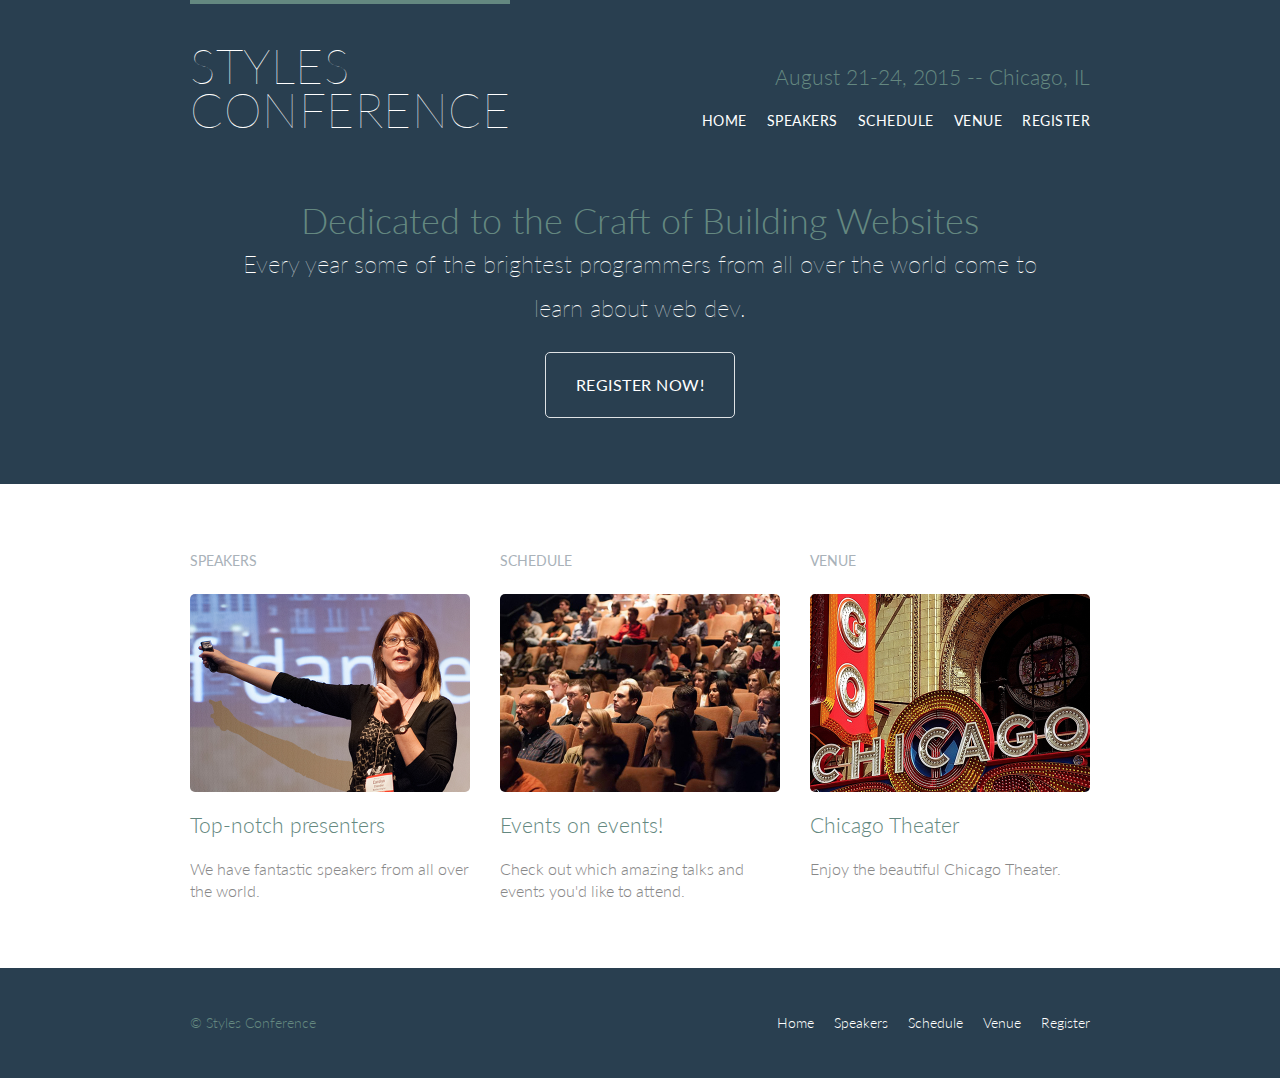
<file: index.html>
<html lang="en">

	<head>
		<meta charset="utf-8">
		<title>Styles Conference</title>
		<link rel="stylesheet" href="assets/css/main.css">
		<link rel="stylesheet" href="http://fonts.googleapis.com/css?family=Lato:100,300,400">
	</head>

	<body> 
		<header class="primary-header container group">
			<h1 class="logo">
				<a href="index.html">Styles <br> Conference</a>
			</h1>
			<h3 class="tagline">August 21-24, 2015 -- Chicago, IL<h3>

			<nav class="nav primary-nav">
				<ul>
					<li><a href="index.html">Home</a></li><!--
					--><li><a href="speakers.html">Speakers</a></li><!--
					--><li><a href="schedule.html">Schedule</a></li><!--
					--><li><a href="venue.html">Venue</a></li><!--
					--><li><a href="register.html">Register</a></li>
				</ul>
			</nav>
		</header>

		<section class="hero container">
			<h2>Dedicated to the Craft of Building Websites</h2>
			<p>Every year some of the brightest programmers from all over the world come to learn about web dev.</p>
			<a class="btn btn-alt" href="register.html">Register Now!</a>
		</section>

		<section class="row">
			<div class="grid">

				<!-- Speakers -->

				<section class="teaser col-1-3">
					<h5>Speakers</h5>
					<a href="speakers.html">
						<img src="assets/images/home/speakers.jpg" alt="Professional Speaker">
						<h3>Top-notch presenters</h3>
					</a>
					<p>We have fantastic speakers from all over the world.</p>
				</section><!--

				Schedule

				--><section class="teaser col-1-3">
					<h5>Schedule</h5>
					<a href="schedule.html">
						<img src="assets/images/home/schedule.jpg" alt="This is a schedule">
						<h3>Events on events!</h3>
					</a>
					<p>Check out which amazing talks and events you'd like to attend.</p>
				</section><!--

				Venue

				--><section class="teaser col-1-3">
					<h5>Venue</h5>
					<a href="venue.html">
						<img src="assets/images/home/venue.jpg" alt="This is a venue">
						<h3>Chicago Theater</h3>
					</a>
					<p>Enjoy the beautiful Chicago Theater.</p>
				</section>

			</div>
		</section>

		<footer class="primary-footer container group">
			<small>&copy; Styles Conference</small>
			<nav class="nav">
				<ul>
					<li><a href="index.html">Home</a></li><!--
					--><li><a href="speakers.html">Speakers</a></li><!--
					--><li><a href="schedule.html">Schedule</a></li><!--
					--><li><a href="venue.html">Venue</a></li><!--
					--><li><a href="register.html">Register</a></li>
				</ul>
			</nav>
		</footer>

	</body>

</html>
</file>
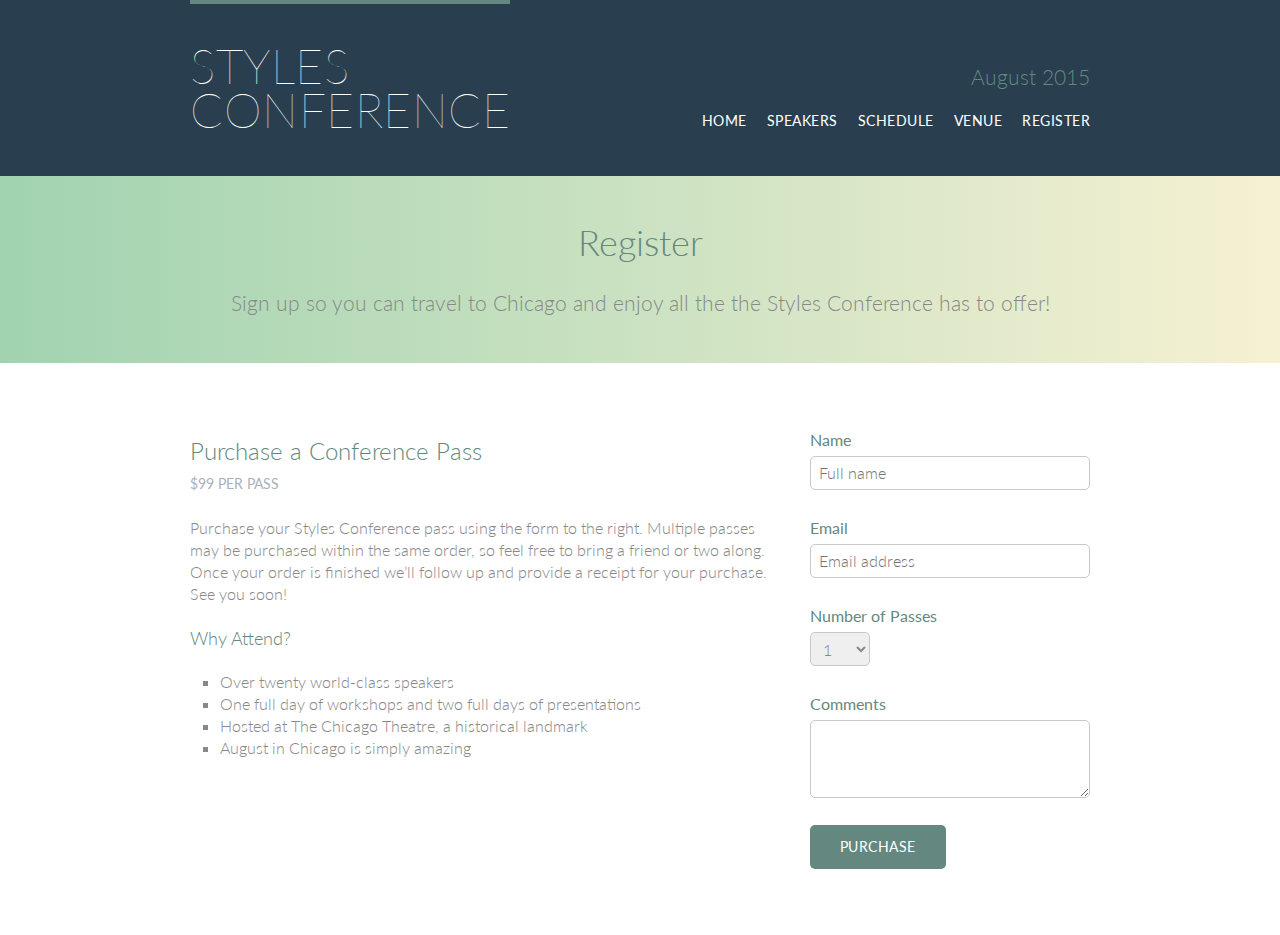
<file: register.html>
<html lang="en">

	<head>
		<meta charset="utf-8">
		<title>Register</title>
		<link rel="stylesheet" href="assets/css/main.css">
		<link rel="stylesheet" href="http://fonts.googleapis.com/css?family=Lato:100,300,400">
	</head>

	<body>
		<header class="primary-header container group">
			<h1 class="logo">
				<a href="index.html">Styles <br> Conference</a>
			</h1>
			<h3 class="tagline">August 2015<h3>

			<nav class="nav primary-nav">
				<ul>
					<li><a href="index.html">Home</a></li><!--
					--><li><a href="speakers.html">Speakers</a></li><!--
					--><li><a href="schedule.html">Schedule</a></li><!--
					--><li><a href="venue.html">Venue</a></li><!--
					--><li><a href="register.html">Register</a></li>
				</ul>
			</nav>
		</header>

		<section class="row-alt">
      
      <div class="lead container">
        <h1>Register</h1>
       	<p>Sign up so you can travel to Chicago and enjoy all the the Styles Conference has to offer!</p>
      </div>

    </section>

		<section class="row">
			<div class="grid">
				
				<section class="col-2-3">

					<h2>Purchase a Conference Pass</h2>
					  <h5>$99 per Pass</h5>

					  <p>Purchase your Styles Conference pass using the form to the right. Multiple passes may be purchased within the same order, so feel free to bring a friend or two along. Once your order is finished we&#8217;ll follow up and provide a receipt for your purchase. See you soon!</p>

					  <h4>Why Attend?</h4>

					  <ul class="why-attend">
					  <li>Over twenty world-class speakers</li>
					    <li>One full day of workshops and two full days of presentations</li>
					    <li>Hosted at The Chicago Theatre, a historical landmark</li>
					    <li>August in Chicago is simply amazing</li>
					  </ul>

    		</section><!--

    		--><form class="col-1-3" action="#" method="post">

    			<fieldset class="register-group">

  			  	<label>
  			      Name
  			      <input type="text" name="name" placeholder="Full name" required>
  			    </label>

  			    <label>
  			      Email
  			      <input type="email" name="email" placeholder="Email address" required>
  			    </label>

  			    <label>
  			      Number of Passes
  			      <select name="quantity" required>
  			        <option value="1" selected>1</option>
  			        <option value="2">2</option>
  			        <option value="3">3</option>
  			        <option value="4">4</option>
  			        <option value="5">5</option>
  			      </select>
  			    </label>

  			    <label>
  			      Comments
  			      <textarea name="comments"></textarea>
  			    </label>

    			</fieldset>

    			<input class="btn btn-default" type="submit" name="submit" value="Purchase">

    		</form>

			</div>
		</section>

		<footer class="container">

		</footer>

	</body>

</html>
</file>
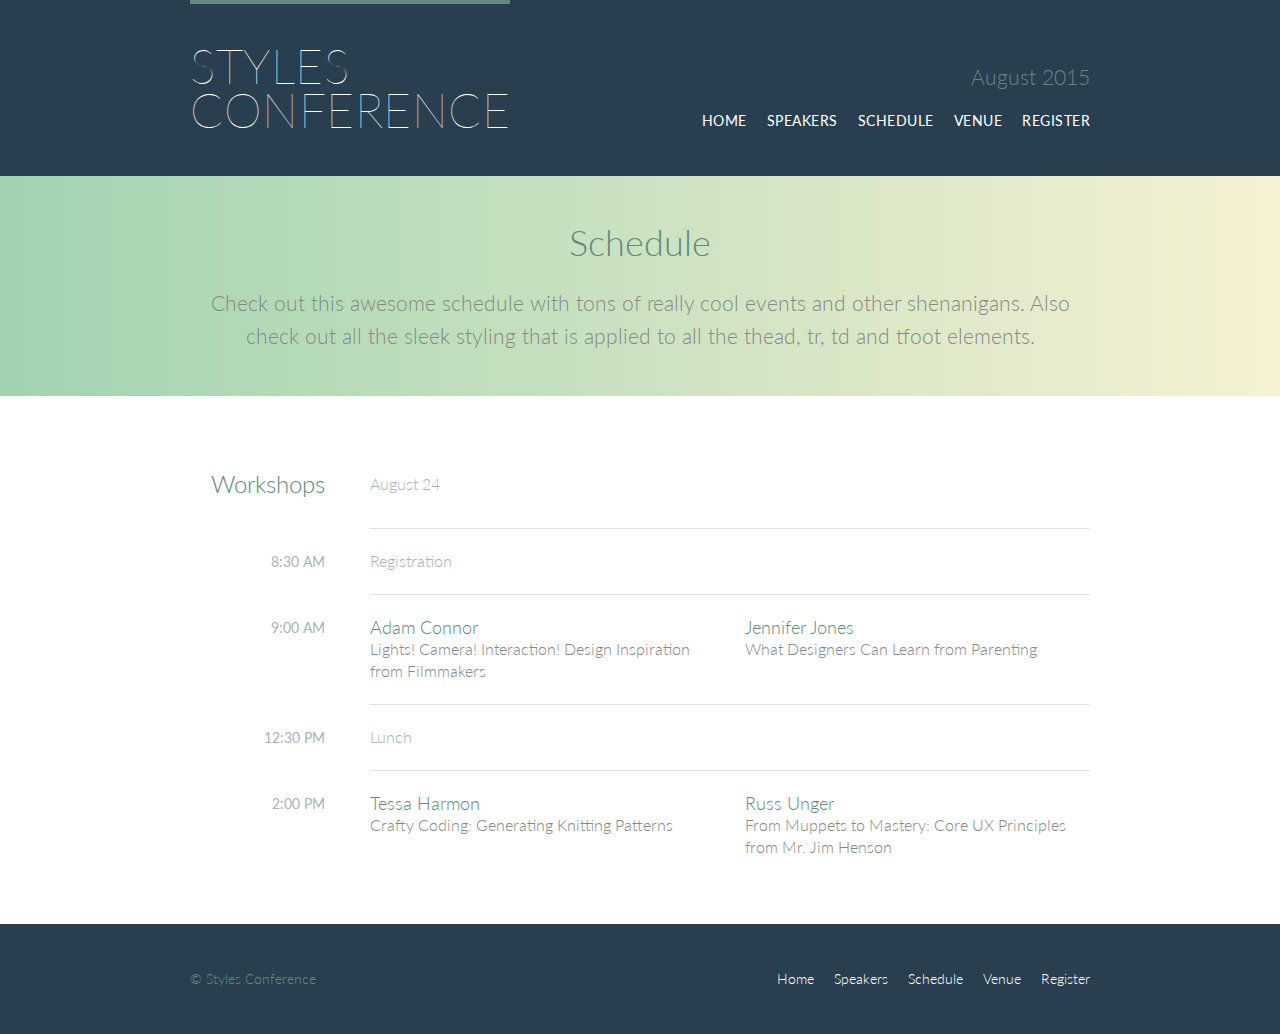
<file: schedule.html>
<html lang="en">

	<head>
		<meta charset="utf-8">
		<title>Schedule</title>
		<link rel="stylesheet" href="assets/css/main.css">
		<link rel="stylesheet" href="http://fonts.googleapis.com/css?family=Lato:100,300,400">
	</head>

	<body>
		<header class="primary-header container group">
			<h1 class="logo">
				<a href="index.html">Styles <br> Conference</a>
			</h1>
			<h3 class="tagline">August 2015<h3>

			<nav class="nav primary-nav">
				<ul>
					<li><a href="index.html">Home</a></li><!--
					--><li><a href="speakers.html">Speakers</a></li><!--
					--><li><a href="schedule.html">Schedule</a></li><!--
					--><li><a href="venue.html">Venue</a></li><!--
					--><li><a href="register.html">Register</a></li>
				</ul>
			</nav>
		</header>

    <section class="row-alt">
      <div class="lead container">

        <h1>Schedule</h1>

        <p>Check out this awesome schedule with tons of really cool events and other shenanigans. Also check out all the sleek styling that is applied to all the thead, tr, td and tfoot elements.</p>

      </div>
    </section>

    <section class="row">
    	<div class="container">

    		<table>
    			<thead>
    				<tr>
    					<th scope="row">
    						Workshops
    					</th>
    					<td class="schedule-offset" colspan="2">
    						August 24
    					</td>
    				</tr>
    			</thead>

    			<tbody>
    				<tr>
				      <th scope="row">
				        <time datetime="08:30:00">8:30 AM</time>
				      </th>
				      <td class="schedule-offset" colspan="2">
				        Registration
				      </td>
				    </tr>
				    <tr>
				      <th scope="row">
				        <time datetime="09:00:00">9:00 AM</time>
				      </th>
				      <td>
				        <a href="speakers.html#adam-connor">
				          <h4>Adam Connor</h4>
				          Lights! Camera! Interaction! Design Inspiration from Filmmakers
				        </a>
				      </td>
				      <td>
				        <a href="speakers.html#jennifer-jones">
				          <h4>Jennifer Jones</h4>
				          What Designers Can Learn from Parenting
				        </a>
				      </td>
				    </tr>
				    <tr>
				      <th scope="row">
				        <time datetime="12:30:00">12:30 PM</time>
				      </th>
				      <td class="schedule-offset" colspan="2">
				        Lunch
				      </td>
				    </tr>
				    <tr>
				      <th scope="row">
				        <time datetime="14:00">2:00 PM</time>
				      </th>
				      <td>
				        <a href="speakers.html#tessa-harmon">
				          <h4>Tessa Harmon</h4>
				          Crafty Coding: Generating Knitting Patterns
				        </a>
				      </td>
				      <td>
				        <a href="speakers.html#russ-unger">
				          <h4>Russ Unger</h4>
				          From Muppets to Mastery: Core UX Principles from Mr. Jim Henson
				        </a>
				      </td>
				    </tr>
    			</tbody>
    		</table>

    	</div>
    </section>

		<footer class="primary-footer container group">
			<small>&copy; Styles Conference</small>
			<nav class="nav">
				<ul>
					<li><a href="index.html">Home</a></li><!--
					--><li><a href="speakers.html">Speakers</a></li><!--
					--><li><a href="schedule.html">Schedule</a></li><!--
					--><li><a href="venue.html">Venue</a></li><!--
					--><li><a href="register.html">Register</a></li>
				</ul>
			</nav>
		</footer>

	</body>

</html>
</file>
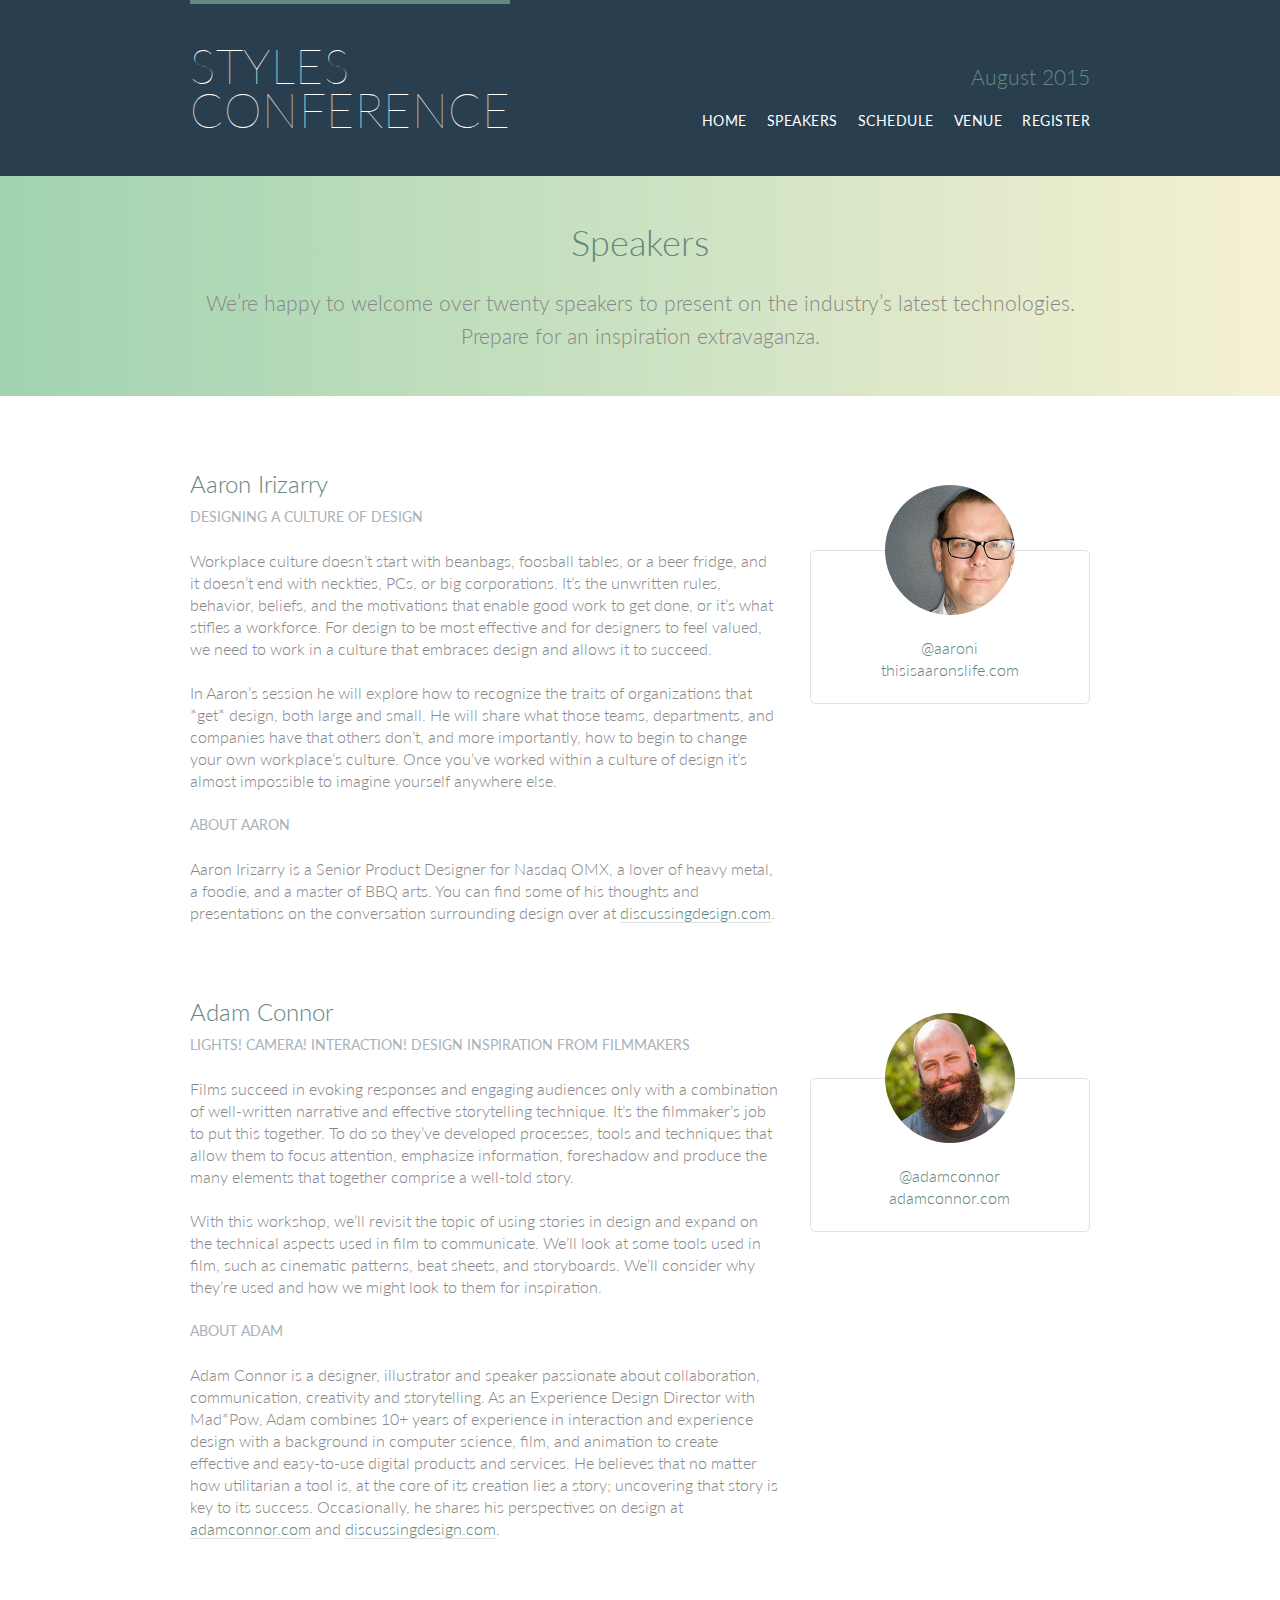
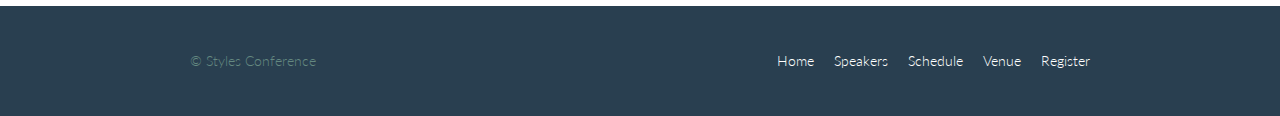
<file: speakers.html>
<html lang="en">

	<head>
		<meta charset="utf-8">
		<title>Speakers</title>
		<link rel="stylesheet" href="assets/css/main.css">
		<link rel="stylesheet" href="http://fonts.googleapis.com/css?family=Lato:100,300,400">
	</head>

	<body>
		<header class="primary-header container group">
			<h1 class="logo">
				<a href="index.html">Styles <br> Conference</a>
			</h1>
			<h3 class="tagline">August 2015<h3>

			<nav class="nav primary-nav">
				<ul>
					<li><a href="index.html">Home</a></li><!--
					--><li><a href="speakers.html">Speakers</a></li><!--
					--><li><a href="schedule.html">Schedule</a></li><!--
					--><li><a href="venue.html">Venue</a></li><!--
					--><li><a href="register.html">Register</a></li>
				</ul>
			</nav>
		</header>

    <section class="row-alt">
      <div class="lead container">

        <h1>Speakers</h1>

        <p>We&#8217;re happy to welcome over twenty speakers to present on the industry&#8217;s latest technologies. Prepare for an inspiration extravaganza.</p>

      </div>
    </section>

		<section class="row">
			<div class="grid">

				<section class="speaker" id="aaron-irizarry">

          <div class="col-2-3">

            <h2>Aaron Irizarry</h2>
            <h5>Designing a Culture of Design</h5>

            <p>Workplace culture doesn&#8217;t start with beanbags, foosball tables, or a beer fridge, and it doesn&#8217;t end with neckties, PCs, or big corporations. It&#8217;s the unwritten rules, behavior, beliefs, and the motivations that enable good work to get done, or it&#8217;s what stifles a workforce. For design to be most effective and for designers to feel valued, we need to work in a culture that embraces design and allows it to succeed.</p>

            <p>In Aaron&#8217;s session he will explore how to recognize the traits of organizations that *get* design, both large and small. He will share what those teams, departments, and companies have that others don&#8217;t, and more importantly, how to begin to change your own workplace&#8217;s culture. Once you&#8217;ve worked within a culture of design it&#8217;s almost impossible to imagine yourself anywhere else.</p>

            <h5>About Aaron</h5>

            <p>Aaron Irizarry is a Senior Product Designer for Nasdaq OMX, a lover of heavy metal, a foodie, and a master of BBQ arts. You can find some of his thoughts and presentations on the conversation surrounding design over at <a href="http://www.discussingdesign.com/">discussingdesign.com</a>.</p>

          </div><!--

          --><aside class="col-1-3">
            <div class="speaker-info">

            	<img src="assets/images/speakers/aaron-irizarry.jpg" alt="Aaron Irizarry">

              <ul>
                <li><a href="https://twitter.com/aaroni">@aaroni</a></li>
                <li><a href="http://www.thisisaaronslife.com/">thisisaaronslife.com</a></li>
              </ul>

            </div>
          </aside>

        </section>

        <section id="adam-connor">

          <div class="col-2-3">

            <h2>Adam Connor</h2>
            <h5>Lights! Camera! Interaction! Design Inspiration from Filmmakers</h5>

            <p>Films succeed in evoking responses and engaging audiences only with a combination of well-written narrative and effective storytelling technique. It&#8217;s the filmmaker&#8217;s job to put this together. To do so they&#8217;ve developed processes, tools and techniques that allow them to focus attention, emphasize information, foreshadow and produce the many elements that together comprise a well-told story.</p>

            <p>With this workshop, we&#8217;ll revisit the topic of using stories in design and expand on the technical aspects used in film to communicate. We&#8217;ll look at some tools used in film, such as cinematic patterns, beat sheets, and storyboards. We&#8217;ll consider why they&#8217;re used and how we might look to them for inspiration.</p>

            <h5>About Adam</h5>

            <p>Adam Connor is a designer, illustrator and speaker passionate about collaboration, communication, creativity and storytelling. As an Experience Design Director with Mad*Pow, Adam combines 10+ years of experience in interaction and experience design with a background in computer science, film, and animation to create effective and easy-to-use digital products and services. He believes that no matter how utilitarian a tool is, at the core of its creation lies a story; uncovering that story is key to its success. Occasionally, he shares his perspectives on design at <a href="http://adamconnor.com/">adamconnor.com</a> and <a href="http://www.discussingdesign.com/">discussingdesign.com</a>.</p>

          </div><!--

          --><aside class="col-1-3">
            <div class="speaker-info">

            	<img src="assets/images/speakers/adam-connor.jpg" alt="Adam Connor">

              <ul>
                <li><a href="https://twitter.com/adamconnor">@adamconnor</a></li>
                <li><a href="http://adamconnor.com/">adamconnor.com</a></li>
              </ul>

            </div>
          </aside>

        </section>

			</div>
		</section>

		<footer class="primary-footer container group">
			<small>&copy; Styles Conference</small>
			<nav class="nav">
				<ul>
					<li><a href="index.html">Home</a></li><!--
					--><li><a href="speakers.html">Speakers</a></li><!--
					--><li><a href="schedule.html">Schedule</a></li><!--
					--><li><a href="venue.html">Venue</a></li><!--
					--><li><a href="register.html">Register</a></li>
				</ul>
			</nav>
		</footer>

	</body>

</html>
</file>
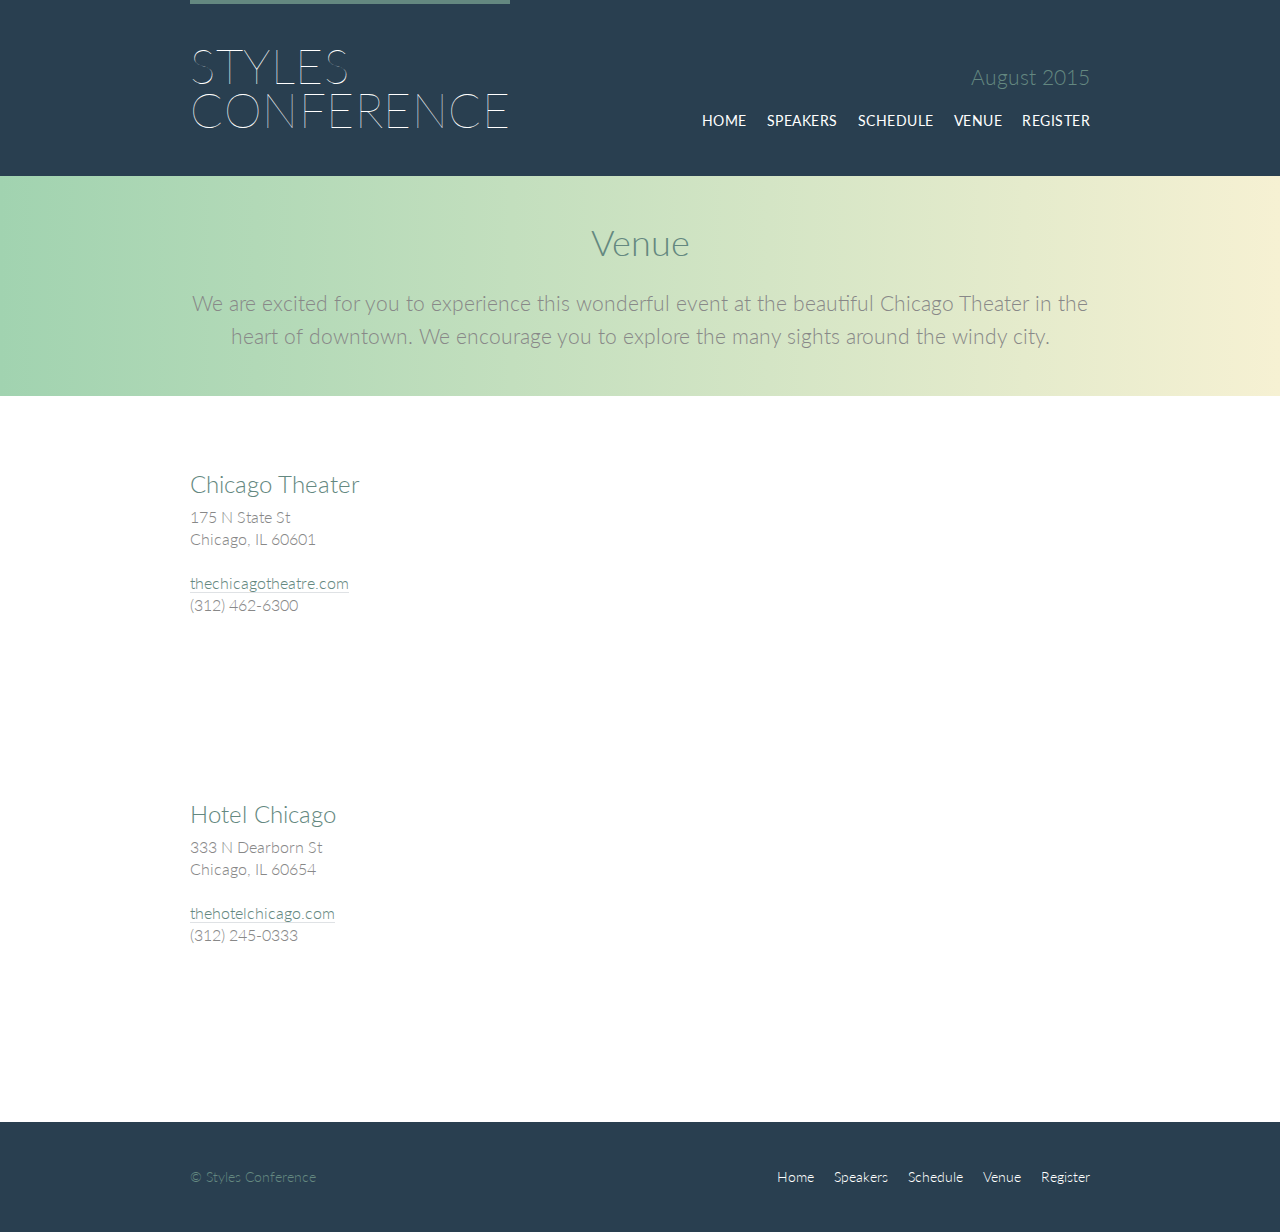
<file: venue.html>
<html lang="en">

	<head>
		<meta charset="utf-8">
		<title>Venue</title>
		<link rel="stylesheet" href="assets/css/main.css">
		<link rel="stylesheet" href="http://fonts.googleapis.com/css?family=Lato:100,300,400">
	</head>

	<body>
		<header class="primary-header container group">
			<h1 class="logo">
				<a href="index.html">Styles <br> Conference</a>
			</h1>
			<h3 class="tagline">August 2015<h3>

			<nav class="nav primary-nav">
				<ul>
					<li><a href="index.html">Home</a></li><!--
					--><li><a href="speakers.html">Speakers</a></li><!--
					--><li><a href="schedule.html">Schedule</a></li><!--
					--><li><a href="venue.html">Venue</a></li><!--
					--><li><a href="register.html">Register</a></li>
				</ul>
			</nav>
		</header>

    <section class="row-alt">
      <div class="lead container">

        <h1>Venue</h1>

        <p>We are excited for you to experience this wonderful event at the beautiful Chicago Theater in the heart of downtown. We encourage you to explore the many sights around the windy city.</p>

      </div>
    </section>

		<section class="row">
			<div class="grid">

				<section class="venue-theater">

					<div class="col-1-3">
						<h2>Chicago Theater</h2>
						<p>175 N State St <br> Chicago, IL 60601</p>
						<p><a href="http://www.thechicagotheatre.com/">thechicagotheatre.com</a> <br> (312) 462-6300</p>
					</div><!--

					--><iframe class="venue-map col-2-3" src="https://www.google.com/maps/embed?pb=!1m5!3m3!1m2!1s0x880e2ca55810a493%3A0x4700ddf60fcbfad6!2schicago+theatre!5e0!3m2!1sen!2sus!4v1388701393606">
					</iframe>

				</section>
				
				<section class="venue-hotel">

					<div class="col-1-3">
						<h2>Hotel Chicago</h2>
						<p>333 N Dearborn St <br> Chicago, IL 60654</p>
						<p><a href="http://www.thehotelchicago.com/">thehotelchicago.com</a> <br> (312) 245-0333</p>
					</div><!--

					--><iframe class="venue-map col-2-3" src="https://www.google.com/maps/embed?pb=!1m18!1m12!1m3!1d23762.386738320678!2d-87.6240758!3d41.8864405!2m3!1f0!2f0!3f0!3m2!1i1024!2i768!4f13.1!3m3!1m2!1s0x880e2cb1da049173%3A0xa5c91d255a775f0b!2sHotel+Chicago!5e0!3m2!1sen!2sus!4v1439851711965">
					</iframe>

				</section>

			</div>
		</section>

		<footer class="primary-footer container group">
			<small>&copy; Styles Conference</small>
			<nav class="nav">
				<ul>
					<li><a href="index.html">Home</a></li><!--
					--><li><a href="speakers.html">Speakers</a></li><!--
					--><li><a href="schedule.html">Schedule</a></li><!--
					--><li><a href="venue.html">Venue</a></li><!--
					--><li><a href="register.html">Register</a></li>
				</ul>
			</nav>
		</footer>

	</body>

</html>
</file>
<file: assets/css/main.css>
/* http://meyerweb.com/eric/tools/css/reset/ 
   v2.0 | 20110126
   License: none (public domain)
*/

html, body, div, span, applet, object, iframe,
h1, h2, h3, h4, h5, h6, p, blockquote, pre,
a, abbr, acronym, address, big, cite, code,
del, dfn, em, img, ins, kbd, q, s, samp,
small, strike, strong, sub, sup, tt, var,
b, u, i, center,
dl, dt, dd, ol, ul, li,
fieldset, form, label, legend,
table, caption, tbody, tfoot, thead, tr, th, td,
article, aside, canvas, details, embed, 
figure, figcaption, footer, header, hgroup, 
menu, nav, output, ruby, section, summary,
time, mark, audio, video {
	margin: 0;
	padding: 0;
	border: 0;
	font-size: 100%;
	font: inherit;
	vertical-align: baseline;
}
/* HTML5 display-role reset for older browsers */
article, aside, details, figcaption, figure, 
footer, header, hgroup, menu, nav, section {
	display: block;
}
body {
	line-height: 1;
}
ol, ul {
	list-style: none;
}
blockquote, q {
	quotes: none;
}
blockquote:before, blockquote:after,
q:before, q:after {
	content: '';
	content: none;
}
table {
	border-collapse: collapse;
	border-spacing: 0;
}

/* end reset */

body {
	background: #293f50;
	color: #888;
	font: 300 16px/22px "Lato", "Open Sans", "Helvetica Neue", Helvetica, Arial, sans-serif;
}

/* start grid */

*,
*:before,
*:after {
	-webkit-box-sizing: border-box;
	-moz-box-sizing: border-box;
	box-sizing: border-box;
}

.grid,
.container {
	margin: 0 auto;
	width: 960px;
}

.container {
	padding-left: 30px;
	padding-right: 30px;
}

.grid,
.col-1-3,
.col-2-3 {
	padding-left: 15px;
	padding-right: 15px;
}

.col-1-3,
.col-2-3 {
	display: inline-block;
	vertical-align: top;
}

.col-1-3 {
	width: 33.33%;
}

.col-2-3 {
	width: 66.66%;
}

/* end grid */


/* start typography */

h1, h3, h4, h5, p {
	margin-bottom: 22px;
}

h1, h2, h3, h4 {
	color: #648880;
}

h1 {
	font-size: 36px;
	line-height: 44px;
}

h2 {
	font-size: 24px;
	line-height: 44px;
}

h3 {
	font-size: 21px;
}

h4 {
	font-size: 18px;
}

h5 {
	color: #a9b2b9;
	font-size: 14px;
	font-weight: 400;
	text-transform: uppercase;
}

strong {
	font-weight: 400;
}

cite, em {
	font-style: italic;
}

/* end typography */


/* start links */

a {
	color: #648880;
	text-decoration: none;
}

a:hover {
	color: #a9b2b9;
}

p a {
	border-bottom: 1px solid #dfe2e5;
}

.teaser a:hover h3 {
	color: #a9b2b9;
}

.teaser img {
	border-radius: 5px;
	display: block;
	margin-bottom: 22px;
	max-width: 100%;
}

.primary-header a,
.primary-footer a {
	color: #fff;
}

.primary-header a:hover,
.primary-footer a:hover {
	color: #648880;
}

/* end links */

/* start buttons */

.btn {
	border-radius: 5px;
	color: #fff;
	cursor: pointer;
	display: inline-block;
	font-weight: 400;
	letter-spacing: 0.5px;
	margin: 0; 
	text-transform: uppercase;
}

.btn-alt {
	border: 1px solid #dfe2e5;
	padding: 10px 30px;
}

.btn-alt:hover {
	background: #fff;
	color: #648880;
}

.btn-default {
  border: 0;
  background: #648880;
  padding: 11px 30px;
  font-size: 14px;
}

.btn-default:hover {
  background: #77a198;
}

/* end buttons */


/* start home */

.hero {
	color: #fff;
	line-height: 44px;
	padding: 22px 80px 66px 80px;
	text-align: center;
}

.hero h2 {
	font-size: 36px;
}

.hero p {
	font-size: 24px;
	font-weight: 100;
}

/* end home */


/* start clearfix */

.group:before,
.group:after {
	content: "";
	display: table;
}

.group:after {
	clear: both;
}

.group {
	clear: both;
	*zoom: 1;
}

/* end clearfix */


/* start header */

.logo {
	border-top: 4px solid #648880;
	float: left;
	font-size: 48px;
	font-weight: 100;
	letter-spacing: 0.5px;
	line-height: 44px;
	padding: 40px 0 22px 0;
	text-transform: uppercase;
}

.tagline {
	margin: 66px 0 22px 0;
	text-align: right;
}

.primary-nav {
	font-size: 14px;
	font-weight: 400;
	letter-spacing: 0.5px;
	text-transform: uppercase;
}

/* end header */


/* start footer */

.primary-footer {
	color: #648880;
	font-size: 14px;
	padding-bottom: 44px;
	padding-top: 44px;
}

.primary-footer small {
	float: left;
	font-weigth: 400;
}

/* end footer */


/* start nav */

.nav {
	text-align: right;
}

.nav li {
	display: inline-block;
	margin: 0 10px;
	vertical-align: top;
}

.nav li:last-child {
	margin-right: 0;
}

/* end nav */


/* start rows */

.row,
.row-alt {
	min-width: 960px;
}

.row {
	background: #fff;
	padding: 66px 0 44px 0;
}

.row-alt {
	background: #cbe2c1;
	background: -webkit-linear-gradient(to right, #a1d3b0, #f6f1d3);
	background: -moz-linear-gradient(to right, #a1d3b0, #f6f1d3);
	background: linear-gradient(to right, #a1d3b0, #f6f1d3);
	padding: 44px 0 22px 0;

}

/* end rows */


/* start leads */

.lead {
  text-align: center;
}
.lead p {
  font-size: 21px;
  line-height: 33px;
}

/* end leads

/* start speakers */

.speaker-info {
	border: 1px solid #dfe2e5;
	border-radius: 5px;
	margin-top: 88px;
	padding-bottom: 22px;
	text-align: center;
}

.speaker {
	margin-bottom: 44px;
}

.speaker-info img {
	border-radius: 50%;
	height: 130px;
	margin: -66px 0 22px 0;
	vertical-align: top;
}

/* end speakers */


/* start venue */

.venue-theater {
	margin-bottom: 66px;
}

.venue-hotel {
	margin-bottom: 22px;
}

.venue-map {
	height: 264px;
}

/* end venue */


/* start register */

.why-attend {
	list-style: square;
	margin: 0 0 22px 30px;
}

form {
  margin-bottom: 22px;
}

input,
select,
textarea {
  font: 300 16px/22px "Lato", "Open Sans", "Helvetica Neue", Helvetica, Arial, sans-serif;
}

.register-group label {
  color: #648880;
  cursor: pointer;
  font-weight: 400;
}

.register-group input,
.register-group select,
.register-group textarea {
  border: 1px solid #c6c9cc;
  border-radius: 5px;
  color: #888;
  display: block;
  margin: 5px 0 27px 0;
  padding: 5px 8px;
}

.register-group input,
.register-group textarea {
  width: 100%;
}

.register-group select {
  height: 34px;
  width: 60px;
}

.register-group textarea {
  height: 78px;
}

/* end register */


/* start schedule */

table {
	margin-bottom: 44px;
	width: 100%;
}

table:last-child {
	margin-bottom: 0;
}

th,
td {
	padding-bottom: 22px;
	vertical-align: top;
}

th {
	padding-right: 45px;
	text-align: right;
	width: 20%;
}

td {
	width: 40%;
}

thead {
	line-height: 44px;
}

thead th {
	color: #648880;
	font-size: 24px;
}

tbody th {
	color: #a9b2b9;
	font-size: 14px;
	font-weight: 400;
	padding-top: 22px;
	text-transform: uppercase;
}

tbody td {
	border-top: 1px solid #dfe2e5;
	padding-top: 21px;
}

tbody td:first-of-type {
	padding-right: 15px;
}

tbody td:last-of-type {
	padding-left: 15px;
}

tbody td:only-of-type {
	padding-left: 0;
	padding-right: 0;
}

table a {
	color: #888;
}

table h4 {
	margin-bottom: 0;
}

.schedule-offset {
	color: #a9b2b9;
}

/* end schedule */
</file>
